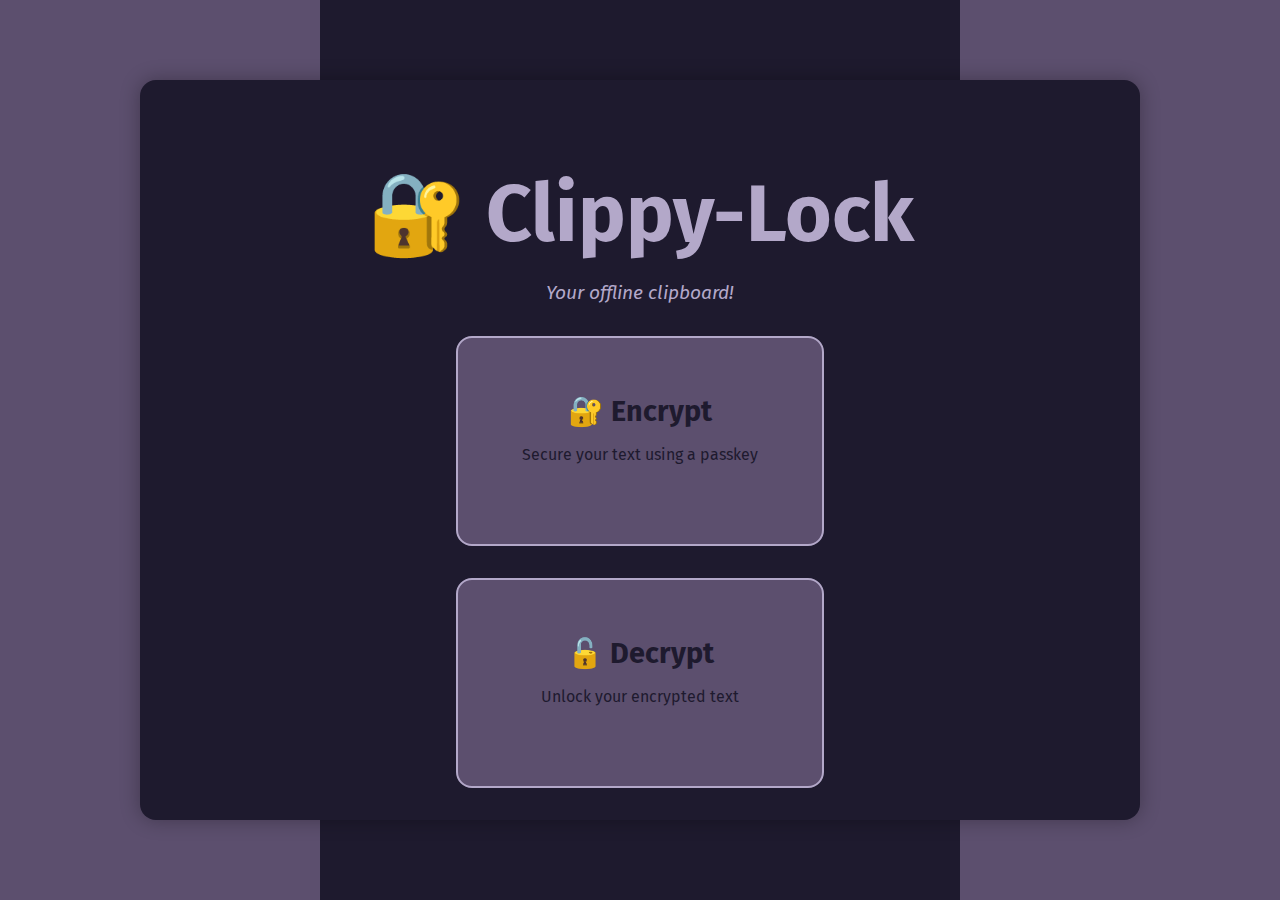
<file: Clipylock/index.html>
<!DOCTYPE html>
<html lang="en">
<head>
  <meta charset="UTF-8" />
  <meta name="viewport" content="width=device-width, initial-scale=1.0" />
  <title>ClipyLock - Home</title>
  <link rel="stylesheet" href="style.css" />
</head>
<body>
  <div class="container">
    <h1>🔐 Clippy-Lock</h1>
<p class="tagline">Your offline clipboard!</p>
    <div class="options">
      <a href="encrypt.html">
        <div class="card">
          <h2>🔐 Encrypt</h2>
          <p>Secure your text using a passkey</p>
        </div>
      </a>

      <a href="decrypt.html">
        <div class="card">
          <h2>🔓 Decrypt</h2>
          <p>Unlock your encrypted text</p>
        </div>
      </a>
    </div>
  </div>
</body>
</html>
</file>
<file: Clipylock/style.css>
/* style.css - Updated with elegant #5C4F6E, #B3A8C9, and #1E1A2E palette */

@import url('https://fonts.googleapis.com/css2?family=Fira+Sans:wght@400;600;700&display=swap');

:root {
  --primary-color: #5C4F6E;
  --secondary-color: #B3A8C9;
  --background-color: #1E1A2E;
  --text-color: #1E1A2E;
  --border-color: #888;
  --input-text-color: #B3A8C9;
}

body {
  margin: 0;
  padding: 0;
  font-family: 'Fira Sans', sans-serif;
  color: var(--text-color);
  min-height: 100vh;
  display: flex;
  justify-content: center;
  align-items: center;
  text-align: center;
  background: linear-gradient(to right, var(--primary-color) 25%, var(--background-color) 25% 75%, var(--primary-color) 75%);
}

.container {
  background-color: var(--background-color);
  padding: 2rem;
  border-radius: 1rem;
  box-shadow: 0 0 20px rgba(0, 0, 0, 0.3);
  width: 100%;
  max-width: 1000px;
  z-index: 1;
  box-sizing: border-box;
}

h1 {
  font-size: 5rem;
  margin-bottom: 0.5rem;
  color: var(--secondary-color);
  font-weight: 700;
}

.tagline {
  font-size: 1.2rem;
  font-style: italic;
  color: var(--secondary-color);
  margin-bottom: 2rem;
}

p {
  font-size: 1.2rem;
  color: var(--secondary-color);
  margin-bottom: 3rem;
}

.options {
  display: flex;
  flex-direction: column;
  justify-content: center;
  align-items: center;
  gap: 2rem;
}

.card {
  background: var(--primary-color);
  border: 2px solid var(--secondary-color);
  border-radius: 16px;
  padding: 2rem;
  width: 300px;
  transition: transform 0.3s ease, box-shadow 0.3s ease;
  cursor: pointer;
  box-shadow: 0 0 0 transparent;
}

.card:hover {
  transform: translateY(-5px);
  box-shadow: 0 0 20px var(--secondary-color);
}

.card h2 {
  font-size: 1.8rem;
  color: var(--background-color);
  margin-bottom: 0.75rem;
}

.card p {
  color: var(--background-color);
  font-size: 1rem;
}

a {
  text-decoration: none;
  color: inherit;
}

textarea, input[type="password"] {
  width: 100%;
  padding: 1rem;
  margin: 1rem 0;
  background-color: var(--primary-color);
  border: 1px solid var(--border-color);
  border-radius: 8px;
  color: var(--input-text-color);
  resize: vertical;
  font-size: 1rem;
  box-shadow: inset 0 0 5px rgba(0,0,0,0.4);
  box-sizing: border-box;
}

button {
  background-color: var(--secondary-color);
  color: var(--background-color);
  border: none;
  padding: 0.75rem 1.5rem;
  border-radius: 6px;
  font-size: 1rem;
  cursor: pointer;
  margin-top: 0.5rem;
  transition: background-color 0.3s ease, transform 0.2s ease;
}

button:hover {
  background-color: #9e91b3;
  transform: scale(1.05);
}

a.back-link {
  display: inline-block;
  margin-top: 2rem;
  color: var(--secondary-color);
  font-weight: 600;
  transition: color 0.3s ease;
}

a.back-link:hover {
  color: #9e91b3;
}

@media screen and (max-width: 600px) {
  h1 {
    font-size: 3rem;
  }

  .card {
    width: 90%;
  }

  .container {
    padding: 1rem;
  }

  .options {
    gap: 1.5rem;
  }

  .tagline {
    font-size: 1rem;
  }
}
</file>
